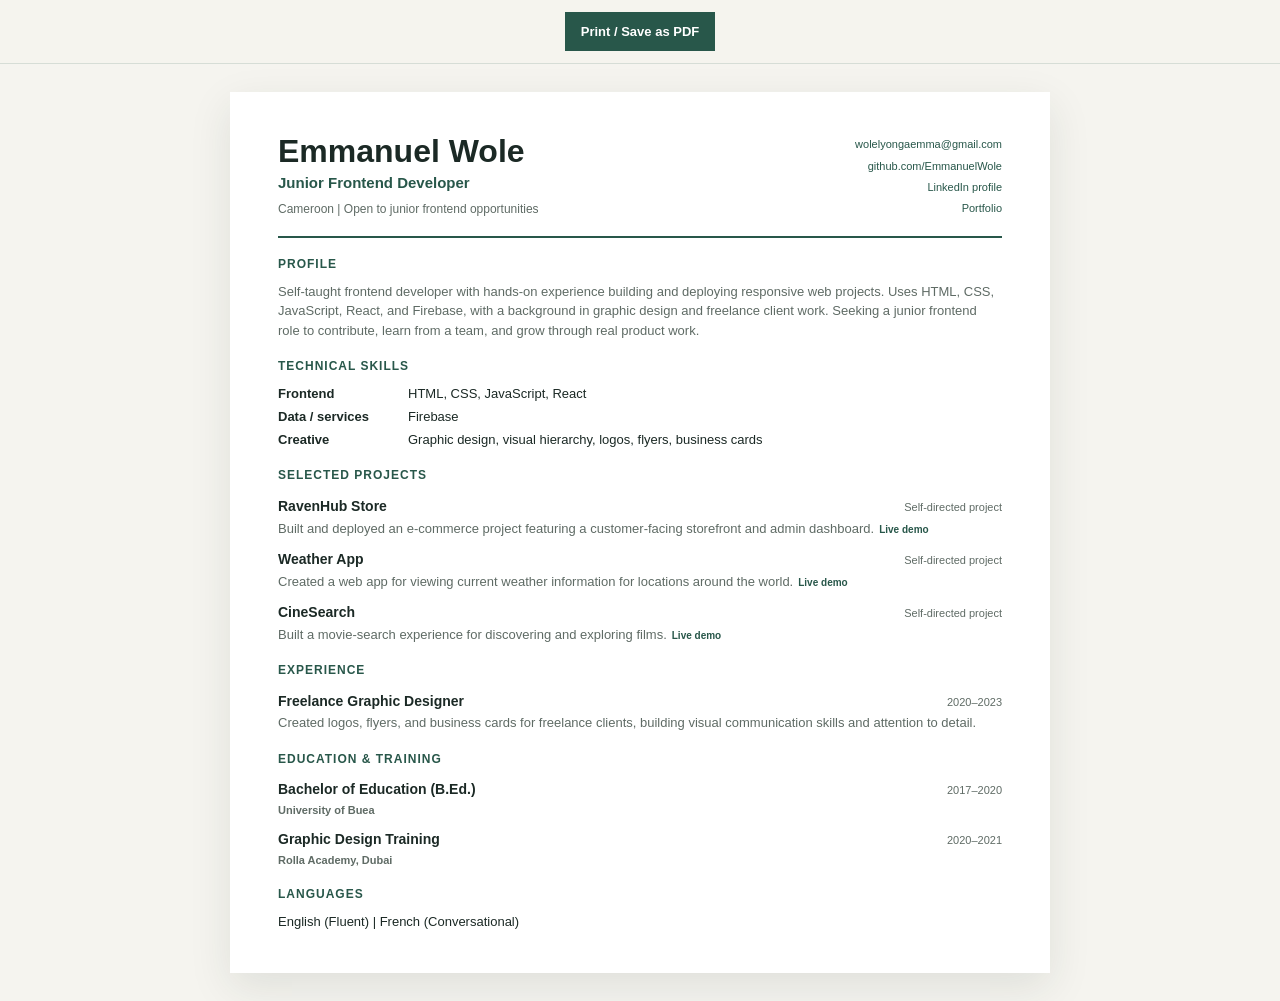
<file: documents/cv.html>
<!doctype html>
<html lang="en">
  <head>
    <meta charset="UTF-8" />
    <meta name="viewport" content="width=device-width, initial-scale=1.0" />
    <meta name="description" content="CV for Emmanuel Wole, self-taught frontend developer." />
    <meta name="theme-color" content="#f5f4ef" />
    <title>Emmanuel Wole | CV</title>
    <style>
      :root {
        --ink: #1b2925;
        --muted: #5f6b65;
        --green: #28574a;
        --coral: #d95e43;
        --line: #d6ddd6;
        --page: #f5f4ef;
      }

      * {
        box-sizing: border-box;
      }

      body {
        margin: 0;
        background: var(--page);
        color: var(--ink);
        font-family: Arial, sans-serif;
        font-size: 13px;
        line-height: 1.48;
      }

      a {
        color: var(--green);
        text-decoration: none;
      }

      a:hover {
        text-decoration: underline;
        text-underline-offset: 3px;
      }

      .toolbar {
        position: sticky;
        top: 0;
        z-index: 1;
        display: flex;
        justify-content: center;
        padding: 12px;
        border-bottom: 1px solid var(--line);
        background: rgba(245, 244, 239, 0.94);
      }

      .print-button {
        padding: 10px 16px;
        border: 0;
        background: var(--green);
        color: white;
        cursor: pointer;
        font: inherit;
        font-weight: 700;
      }

      .resume {
        width: min(820px, calc(100% - 32px));
        margin: 28px auto;
        padding: 42px 48px;
        background: white;
        box-shadow: 0 14px 40px rgba(26, 47, 39, 0.1);
      }

      .resume-header {
        display: flex;
        justify-content: space-between;
        gap: 24px;
        padding-bottom: 18px;
        border-bottom: 2px solid var(--green);
      }

      h1,
      h2,
      h3,
      p {
        margin-top: 0;
      }

      h1 {
        margin-bottom: 3px;
        font-size: 32px;
        line-height: 1.1;
      }

      .role {
        margin: 0;
        color: var(--green);
        font-size: 15px;
        font-weight: 700;
      }

      .location {
        margin: 6px 0 0;
        color: var(--muted);
        font-size: 12px;
      }

      .contact-details {
        display: grid;
        align-content: center;
        gap: 5px;
        text-align: right;
        font-size: 11px;
        overflow-wrap: anywhere;
      }

      section {
        margin-top: 18px;
      }

      h2 {
        margin-bottom: 8px;
        color: var(--green);
        font-size: 12px;
        letter-spacing: 1px;
        text-transform: uppercase;
      }

      .summary {
        margin-bottom: 0;
        color: var(--muted);
      }

      .skills-line {
        margin-bottom: 4px;
      }

      .skills-line strong {
        display: inline-block;
        min-width: 130px;
        color: var(--ink);
      }

      .entry {
        margin-top: 11px;
        break-inside: avoid;
      }

      .entry-heading {
        display: flex;
        justify-content: space-between;
        gap: 18px;
        align-items: baseline;
      }

      h3 {
        margin-bottom: 2px;
        font-size: 14px;
      }

      .date,
      .entry-subtitle {
        color: var(--muted);
        font-size: 11px;
      }

      .entry-subtitle {
        margin: 0 0 4px;
        font-weight: 600;
      }

      .entry p:last-child {
        margin-bottom: 0;
      }

      .entry-description {
        margin-bottom: 4px;
        color: var(--muted);
      }

      .project-link {
        margin-left: 5px;
        font-size: 10px;
        font-weight: 700;
        white-space: nowrap;
      }

      .languages {
        margin-bottom: 0;
      }

      @media (max-width: 600px) {
        .resume {
          margin: 12px auto;
          padding: 27px 22px;
        }

        .resume-header {
          display: block;
        }

        .contact-details {
          margin-top: 14px;
          text-align: left;
        }

        .entry-heading {
          align-items: flex-start;
          flex-direction: column;
          gap: 0;
        }

        .skills-line strong {
          min-width: 0;
          margin-right: 6px;
        }
      }

      @page {
        size: A4;
        margin: 13mm;
      }

      @media print {
        body {
          background: white;
          font-size: 10.5px;
          line-height: 1.35;
          print-color-adjust: exact;
          -webkit-print-color-adjust: exact;
        }

        .toolbar {
          display: none;
        }

        .resume {
          width: auto;
          margin: 0;
          padding: 0;
          box-shadow: none;
        }

        .resume-header {
          padding-bottom: 12px;
        }

        h1 {
          font-size: 27px;
        }

        section {
          margin-top: 12px;
        }

        .entry {
          margin-top: 8px;
        }

        a {
          color: inherit;
        }

        .project-link {
          color: var(--green);
        }
      }
    </style>
  </head>
  <body>
    <div class="toolbar">
      <button class="print-button" type="button" onclick="window.print()">Print / Save as PDF</button>
    </div>
    <main class="resume">
      <header class="resume-header">
        <div>
          <h1>Emmanuel Wole</h1>
          <p class="role">Junior Frontend Developer</p>
          <p class="location">Cameroon | Open to junior frontend opportunities</p>
        </div>
        <div class="contact-details" aria-label="Contact details">
          <a href="mailto:wolelyongaemma@gmail.com">wolelyongaemma@gmail.com</a>
          <a href="https://github.com/EmmanuelWole" target="_blank" rel="noopener noreferrer">github.com/EmmanuelWole</a>
          <a href="https://www.linkedin.com/in/emmanuel-wole-b27800226" target="_blank" rel="noopener noreferrer">LinkedIn profile</a>
          <a href="https://emmanuelwole-portfolio.netlify.app/" target="_blank" rel="noopener noreferrer">Portfolio</a>
        </div>
      </header>

      <section aria-labelledby="profile-heading">
        <h2 id="profile-heading">Profile</h2>
        <p class="summary">Self-taught frontend developer with hands-on experience building and deploying responsive web projects. Uses HTML, CSS, JavaScript, React, and Firebase, with a background in graphic design and freelance client work. Seeking a junior frontend role to contribute, learn from a team, and grow through real product work.</p>
      </section>

      <section aria-labelledby="skills-heading">
        <h2 id="skills-heading">Technical Skills</h2>
        <p class="skills-line"><strong>Frontend</strong>HTML, CSS, JavaScript, React</p>
        <p class="skills-line"><strong>Data / services</strong>Firebase</p>
        <p class="skills-line"><strong>Creative</strong>Graphic design, visual hierarchy, logos, flyers, business cards</p>
      </section>

      <section aria-labelledby="projects-heading">
        <h2 id="projects-heading">Selected Projects</h2>
        <article class="entry">
          <div class="entry-heading">
            <h3>RavenHub Store</h3>
            <span class="date">Self-directed project</span>
          </div>
          <p class="entry-description">Built and deployed an e-commerce project featuring a customer-facing storefront and admin dashboard.<a class="project-link" href="https://ravenhub.netlify.app/" target="_blank" rel="noopener noreferrer">Live demo</a></p>
        </article>
        <article class="entry">
          <div class="entry-heading">
            <h3>Weather App</h3>
            <span class="date">Self-directed project</span>
          </div>
          <p class="entry-description">Created a web app for viewing current weather information for locations around the world.<a class="project-link" href="https://worldweatheriew.netlify.app/" target="_blank" rel="noopener noreferrer">Live demo</a></p>
        </article>
        <article class="entry">
          <div class="entry-heading">
            <h3>CineSearch</h3>
            <span class="date">Self-directed project</span>
          </div>
          <p class="entry-description">Built a movie-search experience for discovering and exploring films.<a class="project-link" href="https://manumoviesearch.netlify.app/" target="_blank" rel="noopener noreferrer">Live demo</a></p>
        </article>
      </section>

      <section aria-labelledby="experience-heading">
        <h2 id="experience-heading">Experience</h2>
        <article class="entry">
          <div class="entry-heading">
            <h3>Freelance Graphic Designer</h3>
            <span class="date">2020–2023</span>
          </div>
          <p class="entry-description">Created logos, flyers, and business cards for freelance clients, building visual communication skills and attention to detail.</p>
        </article>
      </section>

      <section aria-labelledby="education-heading">
        <h2 id="education-heading">Education &amp; Training</h2>
        <article class="entry">
          <div class="entry-heading">
            <h3>Bachelor of Education (B.Ed.)</h3>
            <span class="date">2017–2020</span>
          </div>
          <p class="entry-subtitle">University of Buea</p>
        </article>
        <article class="entry">
          <div class="entry-heading">
            <h3>Graphic Design Training</h3>
            <span class="date">2020–2021</span>
          </div>
          <p class="entry-subtitle">Rolla Academy, Dubai</p>
        </article>
      </section>

      <section aria-labelledby="languages-heading">
        <h2 id="languages-heading">Languages</h2>
        <p class="languages">English (Fluent) | French (Conversational)</p>
      </section>
    </main>
  </body>
</html>
</file>
